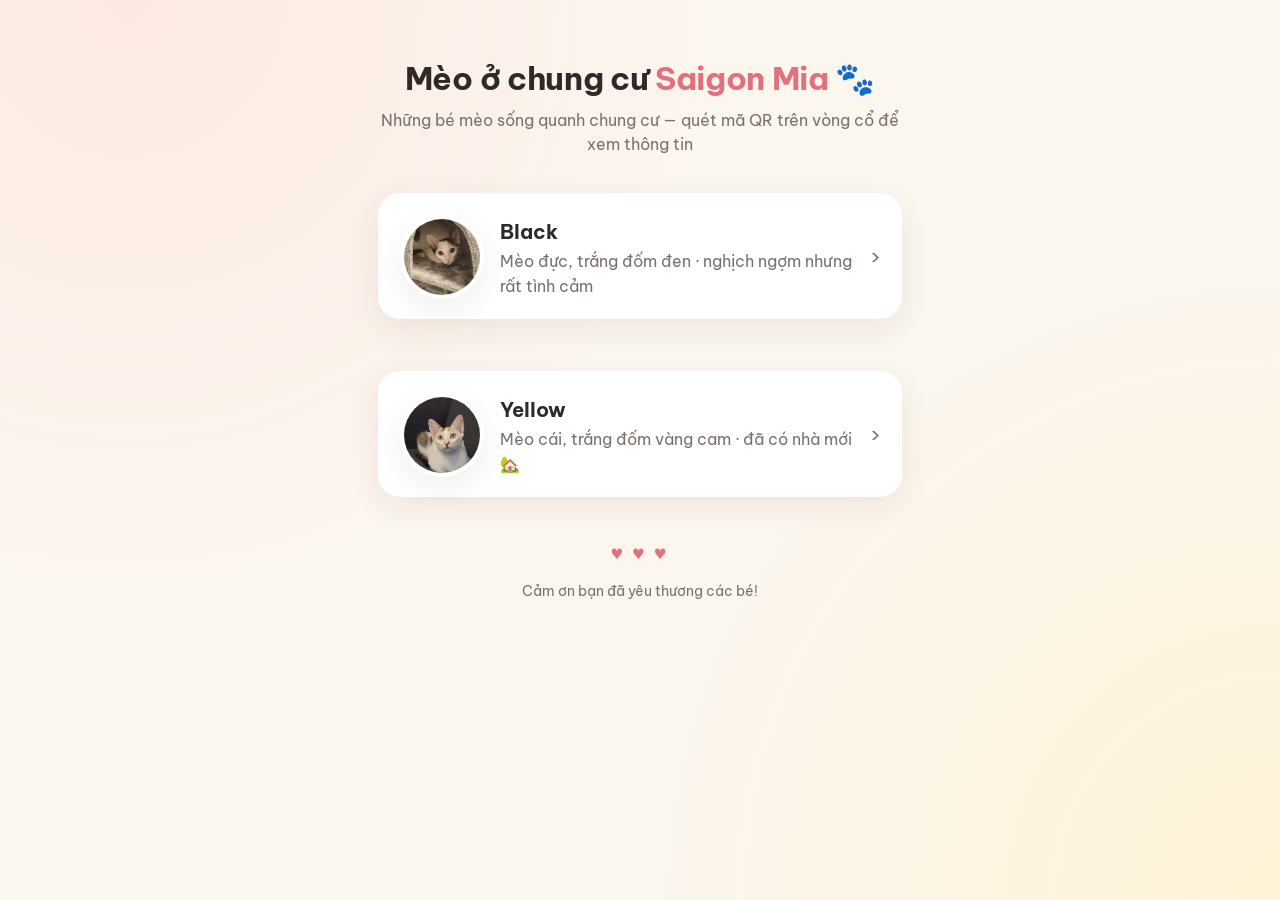
<file: index.html>
<!doctype html>
<html lang="vi">
<head>
  <meta charset="utf-8">
  <meta name="viewport" content="width=device-width, initial-scale=1">
  <title>Mèo ở chung cư Saigon Mia</title>
  <link rel="icon" href="data:image/svg+xml,<svg xmlns='http://www.w3.org/2000/svg' viewBox='0 0 100 100'><text y='.9em' font-size='90'>🐾</text></svg>">
  <link rel="preconnect" href="https://fonts.googleapis.com">
  <link rel="preconnect" href="https://fonts.gstatic.com" crossorigin>
  <link href="https://fonts.googleapis.com/css2?family=Be+Vietnam+Pro:wght@400;500;600;700&display=swap" rel="stylesheet">
  <link rel="stylesheet" href="assets/style.css">
</head>
<body>
<main>

  <section class="hero">
    <h1>Mèo ở chung cư <span class="name">Saigon Mia</span> 🐾</h1>
    <p class="tag">Những bé mèo sống quanh chung cư — quét mã QR trên vòng cổ để xem thông tin</p>
  </section>

  <div class="cats">
    <a class="card cat-link" href="black/">
      <img src="assets/black-peek.jpg" alt="Black">
      <div>
        <h2>Black</h2>
        <p>Mèo đực, trắng đốm đen · nghịch ngợm nhưng rất tình cảm</p>
      </div>
      <span class="arrow">›</span>
    </a>

    <a class="card cat-link" href="yellow/">
      <img src="assets/yellow-couch.jpg" alt="Yellow" style="object-position: center 42%">
      <div>
        <h2>Yellow</h2>
        <p>Mèo cái, trắng đốm vàng cam · đã có nhà mới 🏡</p>
      </div>
      <span class="arrow">›</span>
    </a>
  </div>

  <footer>
    <p class="hearts">♥ ♥ ♥</p>
    <p>Cảm ơn bạn đã yêu thương các bé!</p>
  </footer>

</main>
<!-- visit counter: private dashboard at https://okashira.goatcounter.com -->
<script data-goatcounter="https://okashira.goatcounter.com/count" async src="//gc.zgo.at/count.js"></script>
</body>
</html>
</file>
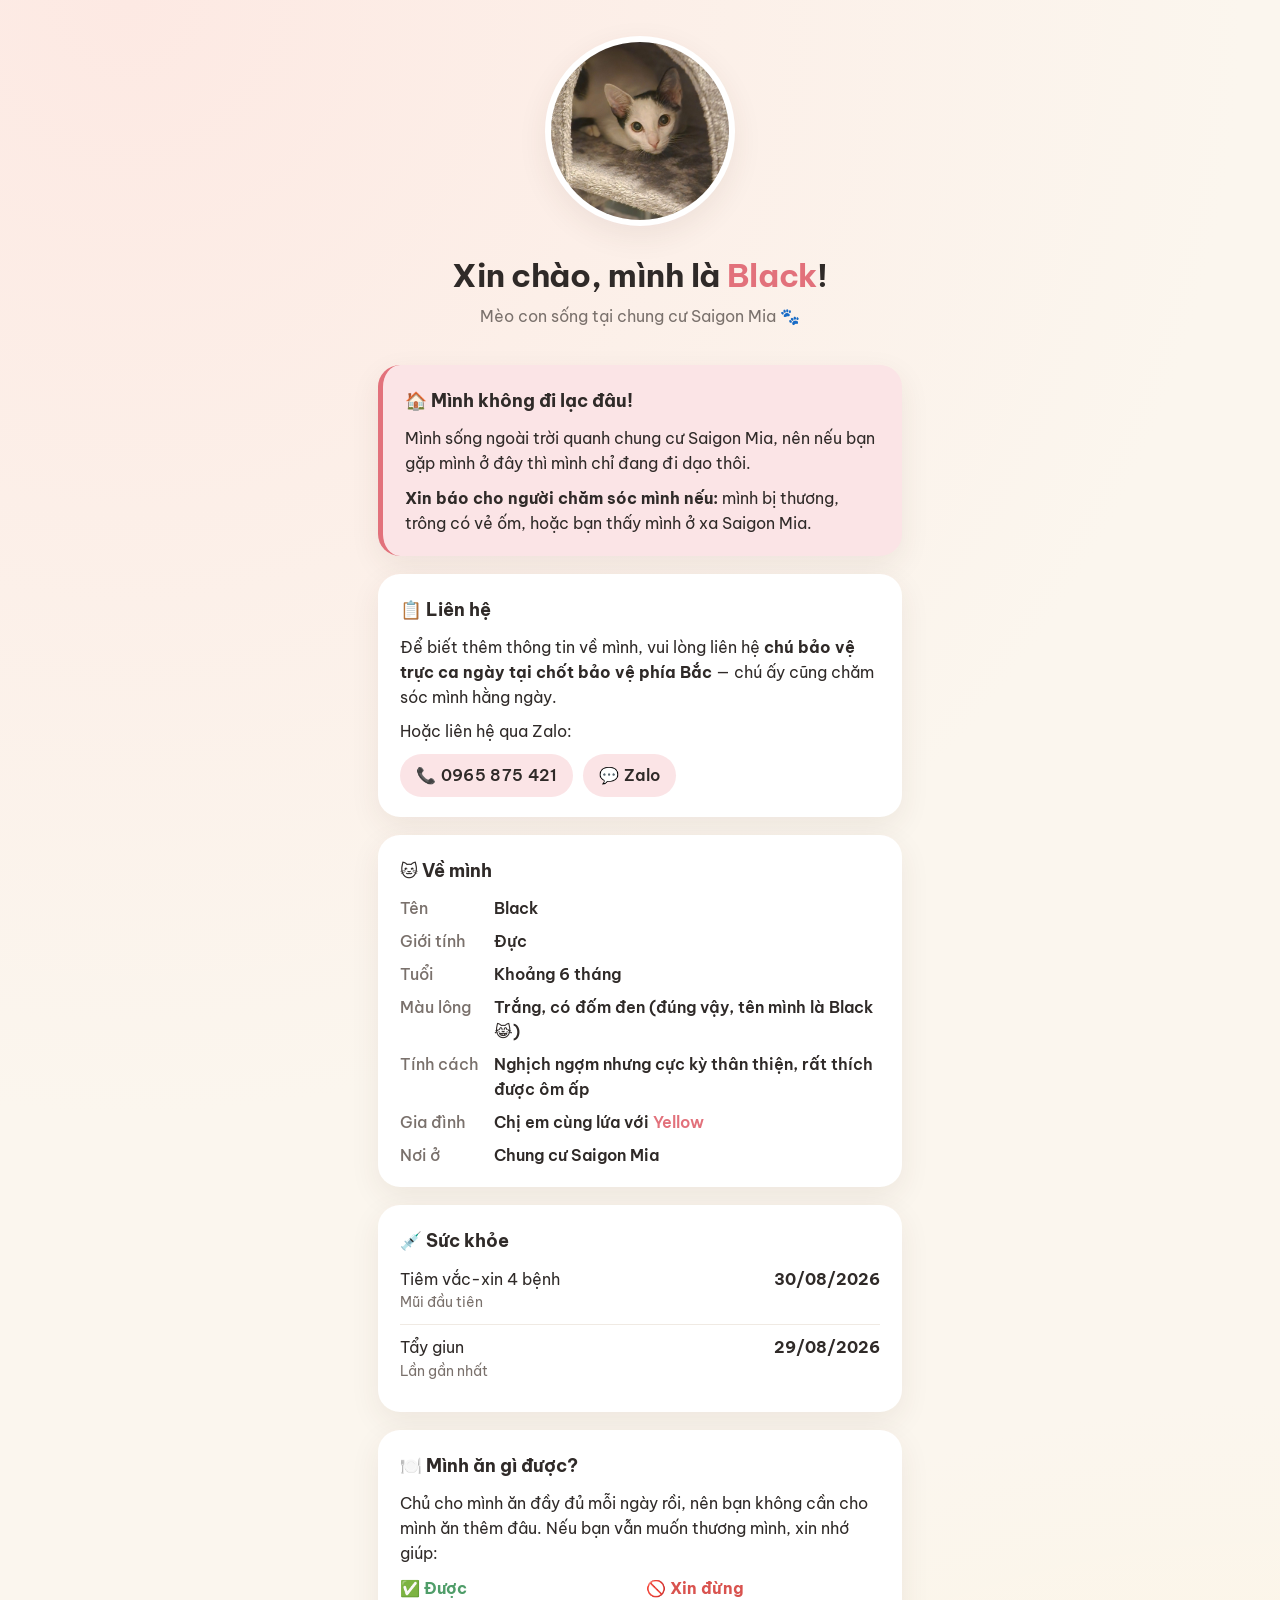
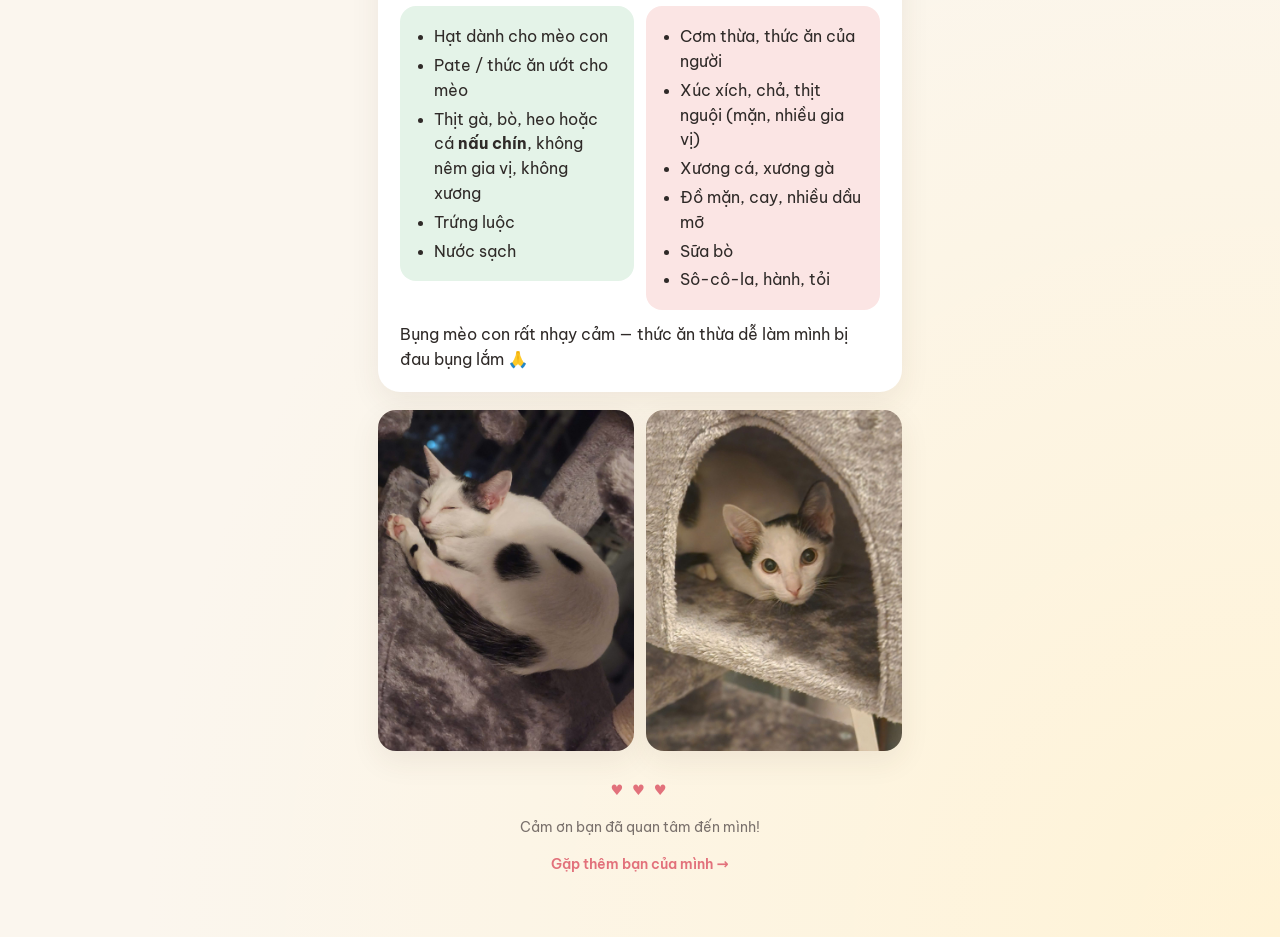
<file: black/index.html>
<!doctype html>
<html lang="vi">
<head>
  <meta charset="utf-8">
  <meta name="viewport" content="width=device-width, initial-scale=1">
  <title>Black – mèo ở Saigon Mia</title>
  <meta name="description" content="Xin chào, mình là Black! Mèo con sống ở chung cư Saigon Mia. Nếu mình bị thương hoặc đi lạc, xin gọi cho chủ mình.">
  <meta property="og:title" content="Black – mèo ở Saigon Mia">
  <meta property="og:image" content="https://liddo-kun.github.io/kitties/assets/black-peek.jpg">
  <link rel="icon" href="data:image/svg+xml,<svg xmlns='http://www.w3.org/2000/svg' viewBox='0 0 100 100'><text y='.9em' font-size='90'>🐾</text></svg>">
  <link rel="preconnect" href="https://fonts.googleapis.com">
  <link rel="preconnect" href="https://fonts.gstatic.com" crossorigin>
  <link href="https://fonts.googleapis.com/css2?family=Be+Vietnam+Pro:wght@400;500;600;700&display=swap" rel="stylesheet">
  <link rel="stylesheet" href="../assets/style.css">
</head>
<body>
<main>

  <section class="hero">
    <img class="photo" src="../assets/black-peek.jpg" alt="Black – mèo trắng có đốm đen">
    <h1>Xin chào, mình là <span class="name">Black</span>!</h1>
    <p class="tag">Mèo con sống tại chung cư Saigon Mia 🐾</p>
  </section>

  <section class="card notice">
    <h2>🏠 Mình không đi lạc đâu!</h2>
    <p>Mình sống ngoài trời quanh chung cư Saigon Mia, nên nếu bạn gặp mình ở đây thì mình chỉ đang đi dạo thôi.</p>
    <p><strong>Xin báo cho người chăm sóc mình nếu:</strong> mình bị thương, trông có vẻ ốm, hoặc bạn thấy mình ở xa Saigon Mia.</p>
  </section>

  <section class="card">
    <h2>📋 Liên hệ</h2>
    <p>Để biết thêm thông tin về mình, vui lòng liên hệ <strong>chú bảo vệ trực ca ngày tại chốt bảo vệ phía Bắc</strong> — chú ấy cũng chăm sóc mình hằng ngày.</p>
    <p>Hoặc liên hệ qua Zalo:</p>
    <div class="contact">
      <a class="pill" href="tel:0965875421">📞 0965 875 421</a>
      <a class="pill" href="https://zalo.me/0965875421">💬 Zalo</a>
    </div>
  </section>

  <section class="card">
    <h2>🐱 Về mình</h2>
    <dl class="facts">
      <dt>Tên</dt><dd>Black</dd>
      <dt>Giới tính</dt><dd>Đực</dd>
      <dt>Tuổi</dt><dd id="age">Khoảng 3 tháng</dd>
      <dt>Màu lông</dt><dd>Trắng, có đốm đen (đúng vậy, tên mình là Black 😹)</dd>
      <dt>Tính cách</dt><dd>Nghịch ngợm nhưng cực kỳ thân thiện, rất thích được ôm ấp</dd>
      <dt>Gia đình</dt><dd>Chị em cùng lứa với <a href="../yellow/">Yellow</a></dd>
      <dt>Nơi ở</dt><dd>Chung cư Saigon Mia</dd>
    </dl>
  </section>

  <section class="card">
    <h2>💉 Sức khỏe</h2>
    <ul class="health">
      <li>
        <span>Tiêm vắc-xin 4 bệnh<span class="sub">Mũi đầu tiên</span></span>
        <span class="date">30/08/2026</span>
      </li>
      <li>
        <span>Tẩy giun<span class="sub">Lần gần nhất</span></span>
        <span class="date">29/08/2026</span>
      </li>
    </ul>
  </section>

  <section class="card">
    <h2>🍽️ Mình ăn gì được?</h2>
    <p>Chủ cho mình ăn đầy đủ mỗi ngày rồi, nên bạn không cần cho mình ăn thêm đâu. Nếu bạn vẫn muốn thương mình, xin nhớ giúp:</p>
    <div class="food">
      <div>
        <p class="label ok">✅ Được</p>
        <ul class="ok">
          <li>Hạt dành cho mèo con</li>
          <li>Pate / thức ăn ướt cho mèo</li>
          <li>Thịt gà, bò, heo hoặc cá <strong>nấu chín</strong>, không nêm gia vị, không xương</li>
          <li>Trứng luộc</li>
          <li>Nước sạch</li>
        </ul>
      </div>
      <div>
        <p class="label no">🚫 Xin đừng</p>
        <ul class="no">
          <li>Cơm thừa, thức ăn của người</li>
          <li>Xúc xích, chả, thịt nguội (mặn, nhiều gia vị)</li>
          <li>Xương cá, xương gà</li>
          <li>Đồ mặn, cay, nhiều dầu mỡ</li>
          <li>Sữa bò</li>
          <li>Sô-cô-la, hành, tỏi</li>
        </ul>
      </div>
    </div>
    <p style="margin-top:12px">Bụng mèo con rất nhạy cảm — thức ăn thừa dễ làm mình bị đau bụng lắm 🙏</p>
  </section>

  <div class="gallery">
    <img src="../assets/black-sleep.jpg" alt="Black đang ngủ cuộn tròn" loading="lazy">
    <img src="../assets/black-peek.jpg" alt="Black ló đầu ra khỏi nhà mèo" loading="lazy">
  </div>

  <footer>
    <p class="hearts">♥ ♥ ♥</p>
    <p>Cảm ơn bạn đã quan tâm đến mình!</p>
    <p><a href="../">Gặp thêm bạn của mình →</a></p>
  </footer>

</main>

<script>
  // Black's exact birthday is unknown; he was ~3.3 months old on 2 Sep 2026.
  (function () {
    var born = new Date(2026, 4, 24); // approx. 24 May 2026
    var now = new Date();
    var months = (now.getFullYear() - born.getFullYear()) * 12 + (now.getMonth() - born.getMonth());
    if (now.getDate() < born.getDate()) months--;
    if (months < 0) return;
    var text;
    if (months < 24) {
      text = 'Khoảng ' + Math.max(months, 1) + ' tháng';
    } else {
      var y = Math.floor(months / 12), m = months % 12;
      text = 'Khoảng ' + y + ' tuổi' + (m ? ' ' + m + ' tháng' : '');
    }
    document.getElementById('age').textContent = text;
  })();
</script>
<!-- visit counter: private dashboard at https://okashira.goatcounter.com -->
<script data-goatcounter="https://okashira.goatcounter.com/count" async src="//gc.zgo.at/count.js"></script>
</body>
</html>
</file>
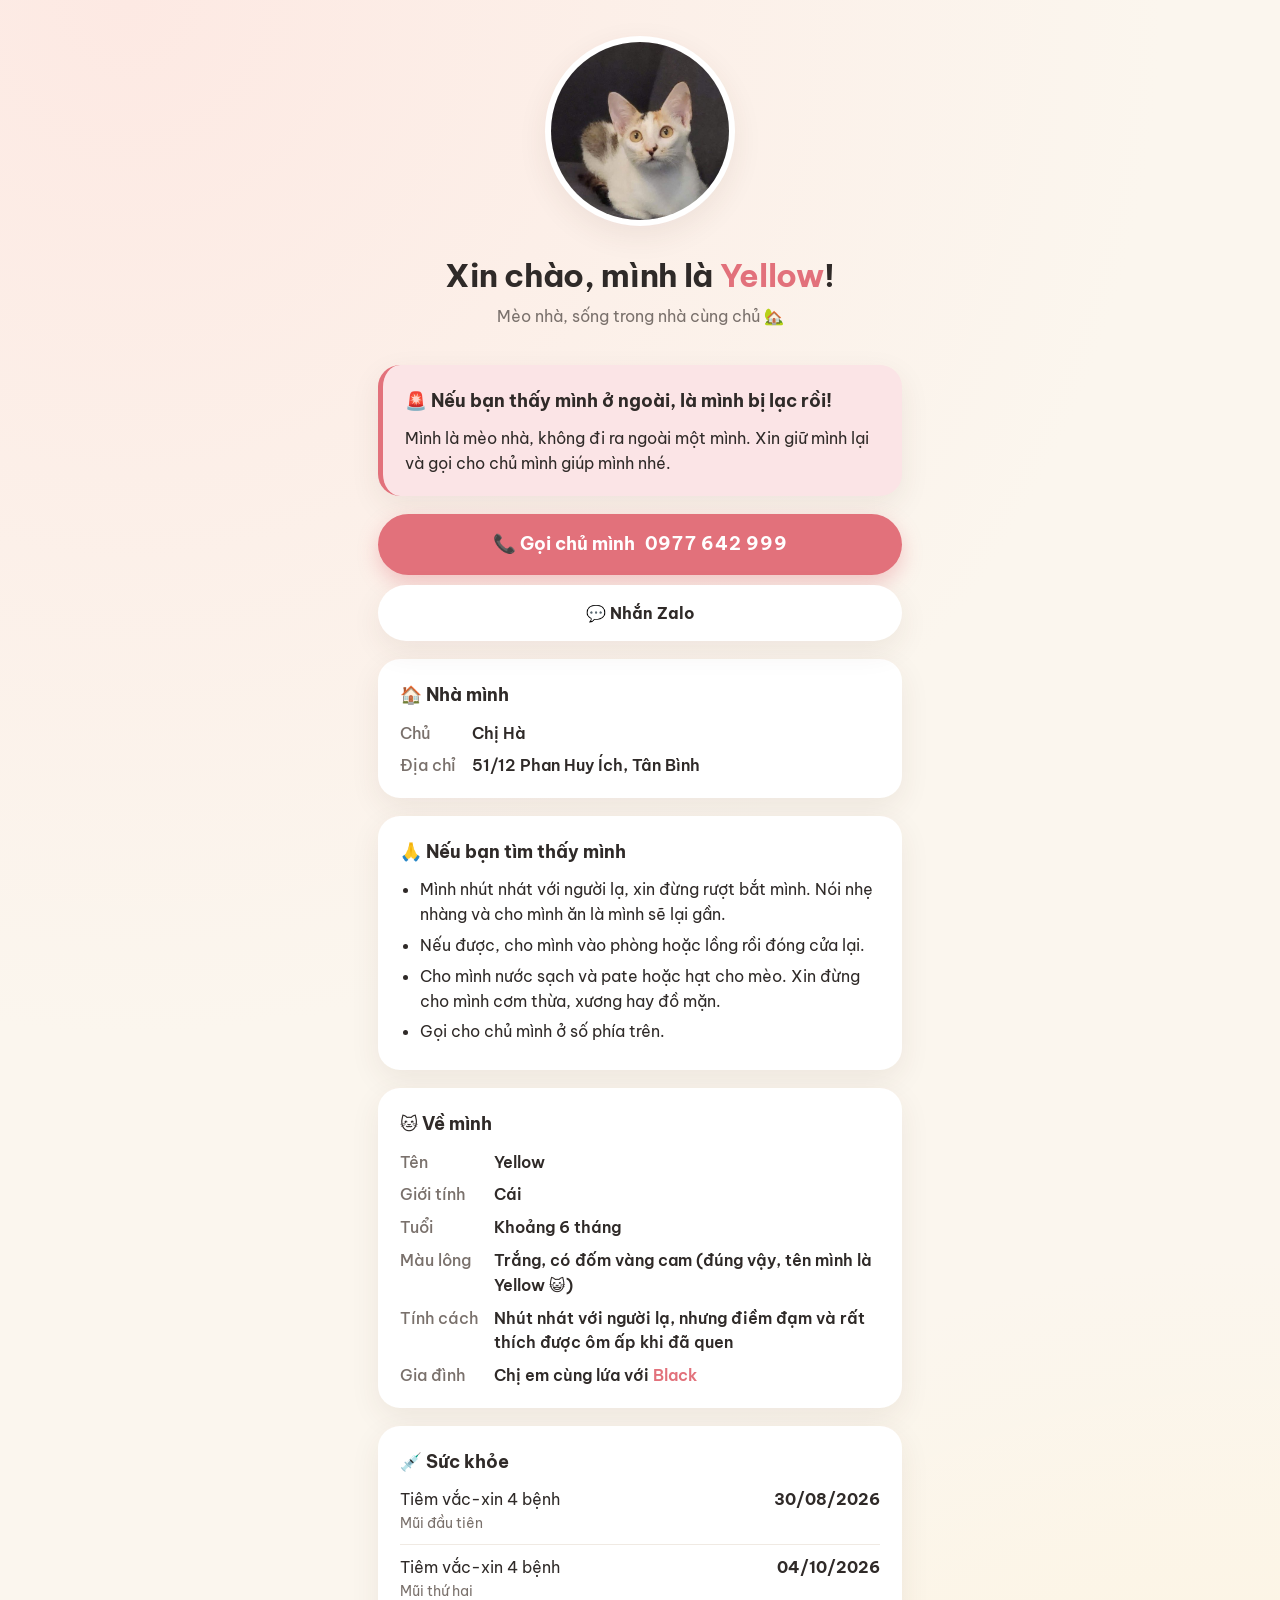
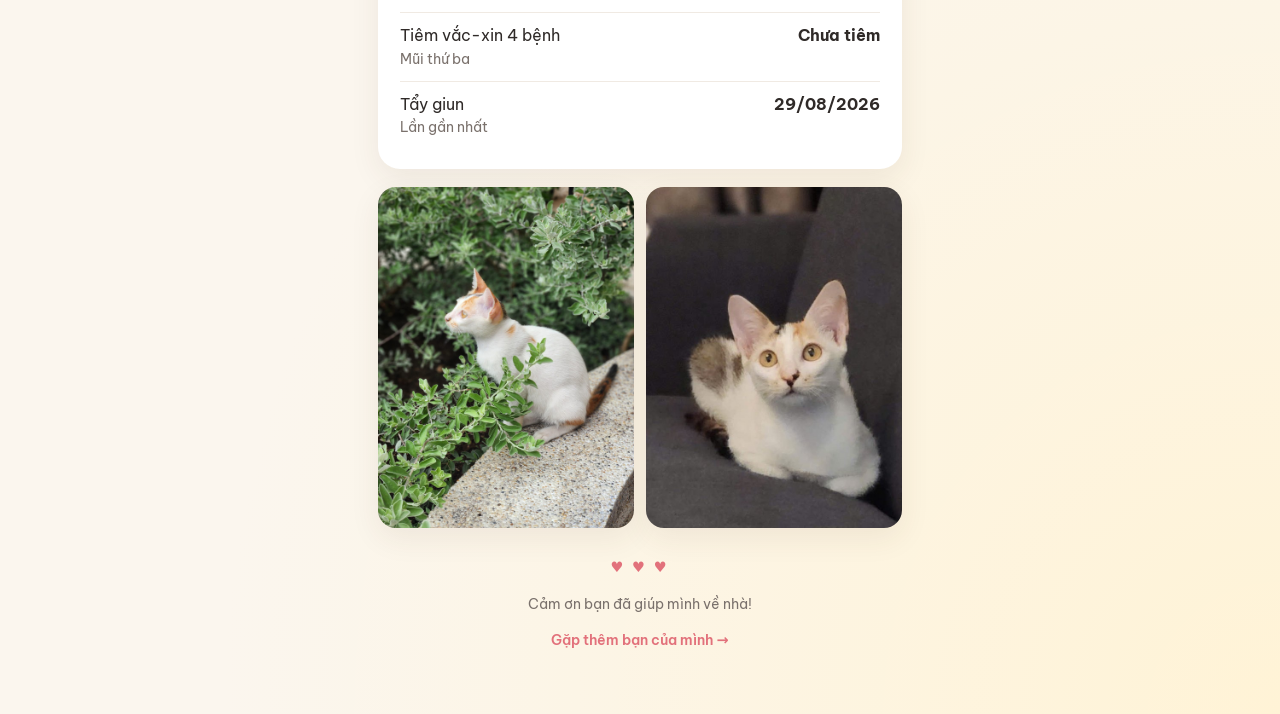
<file: yellow/index.html>
<!doctype html>
<html lang="vi">
<head>
  <meta charset="utf-8">
  <meta name="viewport" content="width=device-width, initial-scale=1">
  <title>Yellow – nếu bạn thấy mình, xin gọi chủ mình</title>
  <meta name="description" content="Xin chào, mình là Yellow! Mình là mèo nhà. Nếu bạn thấy mình ở ngoài, là mình bị lạc rồi, xin gọi cho chủ mình.">
  <meta property="og:title" content="Yellow – mèo nhà">
  <meta property="og:image" content="https://liddo-kun.github.io/kitties/assets/yellow-couch.jpg">
  <link rel="icon" href="data:image/svg+xml,<svg xmlns='http://www.w3.org/2000/svg' viewBox='0 0 100 100'><text y='.9em' font-size='90'>🐾</text></svg>">
  <link rel="preconnect" href="https://fonts.googleapis.com">
  <link rel="preconnect" href="https://fonts.gstatic.com" crossorigin>
  <link href="https://fonts.googleapis.com/css2?family=Be+Vietnam+Pro:wght@400;500;600;700&display=swap" rel="stylesheet">
  <link rel="stylesheet" href="../assets/style.css">
</head>
<body>
<main>

  <section class="hero">
    <img class="photo" src="../assets/yellow-couch.jpg" alt="Yellow – mèo trắng đốm vàng cam" style="object-position: center 42%">
    <h1>Xin chào, mình là <span class="name">Yellow</span>!</h1>
    <p class="tag">Mèo nhà, sống trong nhà cùng chủ 🏡</p>
  </section>

  <section class="card notice">
    <h2>🚨 Nếu bạn thấy mình ở ngoài, là mình bị lạc rồi!</h2>
    <p>Mình là mèo nhà, không đi ra ngoài một mình. Xin giữ mình lại và gọi cho chủ mình giúp mình nhé.</p>
  </section>

  <div class="call">
    <a class="btn" href="tel:0977642999">📞 Gọi chủ mình <span class="num">0977 642 999</span></a>
    <a class="btn secondary" href="https://zalo.me/0977642999">💬 Nhắn Zalo</a>
  </div>

  <section class="card">
    <h2>🏠 Nhà mình</h2>
    <dl class="facts">
      <dt>Chủ</dt><dd>Chị Hà</dd>
      <dt>Địa chỉ</dt><dd>51/12 Phan Huy Ích, Tân Bình</dd>
    </dl>
  </section>

  <section class="card">
    <h2>🙏 Nếu bạn tìm thấy mình</h2>
    <ul>
      <li>Mình nhút nhát với người lạ, xin đừng rượt bắt mình. Nói nhẹ nhàng và cho mình ăn là mình sẽ lại gần.</li>
      <li>Nếu được, cho mình vào phòng hoặc lồng rồi đóng cửa lại.</li>
      <li>Cho mình nước sạch và pate hoặc hạt cho mèo. Xin đừng cho mình cơm thừa, xương hay đồ mặn.</li>
      <li>Gọi cho chủ mình ở số phía trên.</li>
    </ul>
  </section>

  <section class="card">
    <h2>🐱 Về mình</h2>
    <dl class="facts">
      <dt>Tên</dt><dd>Yellow</dd>
      <dt>Giới tính</dt><dd>Cái</dd>
      <dt>Tuổi</dt><dd id="age">Khoảng 6 tháng</dd>
      <dt>Màu lông</dt><dd>Trắng, có đốm vàng cam (đúng vậy, tên mình là Yellow 😺)</dd>
      <dt>Tính cách</dt><dd>Nhút nhát với người lạ, nhưng điềm đạm và rất thích được ôm ấp khi đã quen</dd>
      <dt>Gia đình</dt><dd>Chị em cùng lứa với <a href="../black/">Black</a></dd>
    </dl>
  </section>

  <section class="card">
    <h2>💉 Sức khỏe</h2>
    <ul class="health">
      <li>
        <span>Tiêm vắc-xin 4 bệnh<span class="sub">Mũi đầu tiên</span></span>
        <span class="date">30/08/2026</span>
      </li>
      <li>
        <span>Tiêm vắc-xin 4 bệnh<span class="sub">Mũi thứ hai</span></span>
        <span class="date">04/10/2026</span>
      </li>
      <li>
        <span>Tiêm vắc-xin 4 bệnh<span class="sub">Mũi thứ ba</span></span>
        <span class="date">Chưa tiêm</span>
      </li>
      <li>
        <span>Tẩy giun<span class="sub">Lần gần nhất</span></span>
        <span class="date">29/08/2026</span>
      </li>
    </ul>
  </section>

  <div class="gallery">
    <img src="../assets/yellow-garden.jpg" alt="Yellow ngồi rình trong vườn" loading="lazy">
    <img src="../assets/yellow-couch.jpg" alt="Yellow trên ghế sofa" loading="lazy">
  </div>

  <footer>
    <p class="hearts">♥ ♥ ♥</p>
    <p>Cảm ơn bạn đã giúp mình về nhà!</p>
    <p><a href="../">Gặp thêm bạn của mình →</a></p>
  </footer>

</main>

<script>
  // Yellow's exact birthday is unknown; about 6 months old on 22 Nov 2026.
  (function () {
    var born = new Date(2026, 4, 15); // approx. mid-May 2026 (6 months on 22 Nov 2026)
    var now = new Date();
    var months = (now.getFullYear() - born.getFullYear()) * 12 + (now.getMonth() - born.getMonth());
    if (now.getDate() < born.getDate()) months--;
    if (months < 0) return;
    var text;
    if (months < 24) {
      text = 'Khoảng ' + Math.max(months, 1) + ' tháng';
    } else {
      var y = Math.floor(months / 12), m = months % 12;
      text = 'Khoảng ' + y + ' tuổi' + (m ? ' ' + m + ' tháng' : '');
    }
    document.getElementById('age').textContent = text;
  })();
</script>
<!-- visit counter: private dashboard at https://okashira.goatcounter.com -->
<script data-goatcounter="https://okashira.goatcounter.com/count" async src="//gc.zgo.at/count.js"></script>
</body>
</html>
</file>
<file: assets/style.css>
:root {
  --bg: #fbf6ee;
  --card: #ffffff;
  --ink: #2f2a28;
  --muted: #7a716c;
  --accent: #e2717b;
  --accent-soft: #fbe4e6;
  --ok: #4f9d69;
  --ok-soft: #e4f3e8;
  --no: #d9534f;
  --no-soft: #fbe5e4;
  --radius: 22px;
  --shadow: 0 10px 30px rgba(80, 50, 40, 0.08);
}

* { box-sizing: border-box; }

html { -webkit-text-size-adjust: 100%; }

body {
  margin: 0;
  background: var(--bg);
  background-image:
    radial-gradient(circle at 10% 0%, #fde9e3 0, transparent 40%),
    radial-gradient(circle at 100% 100%, #fff3d6 0, transparent 40%);
  color: var(--ink);
  font-family: "Be Vietnam Pro", system-ui, -apple-system, "Segoe UI", Roboto, sans-serif;
  line-height: 1.55;
  min-height: 100vh;
}

main {
  max-width: 560px;
  margin: 0 auto;
  padding: 28px 18px 48px;
}

/* ---------- hero ---------- */
.hero { text-align: center; padding: 8px 0 18px; }

.hero .photo {
  width: 190px;
  height: 190px;
  border-radius: 50%;
  object-fit: cover;
  object-position: center 40%;
  border: 6px solid #fff;
  box-shadow: var(--shadow);
  background: #eee;
}

.hero h1 {
  font-size: 2rem;
  margin: 18px 0 4px;
  letter-spacing: -0.01em;
}

.hero h1 .name { color: var(--accent); }

.hero .tag { color: var(--muted); margin: 0; font-size: 1rem; }

/* ---------- call button ---------- */
.call {
  display: flex;
  flex-direction: column;
  gap: 10px;
  margin: 18px 0 8px;
}

.btn {
  display: flex;
  align-items: center;
  justify-content: center;
  gap: 10px;
  padding: 16px 20px;
  border-radius: 999px;
  font-weight: 700;
  font-size: 1.15rem;
  text-decoration: none;
  color: #fff;
  background: var(--accent);
  box-shadow: 0 8px 20px rgba(226, 113, 123, 0.35);
  transition: transform .12s ease;
}

.btn:active { transform: scale(.98); }

.btn.secondary {
  background: #fff;
  color: var(--ink);
  box-shadow: var(--shadow);
  font-size: 1rem;
}

.btn .num { letter-spacing: .04em; }

/* small contact pills (less prominent than .btn) */
.contact { display: flex; flex-wrap: wrap; gap: 10px; margin-top: 4px; }

.pill {
  display: inline-flex;
  align-items: center;
  gap: 6px;
  padding: 9px 16px;
  border-radius: 999px;
  background: var(--accent-soft);
  color: var(--ink);
  font-weight: 600;
  text-decoration: none;
  letter-spacing: .02em;
}

/* ---------- cards ---------- */
.card {
  background: var(--card);
  border-radius: var(--radius);
  box-shadow: var(--shadow);
  padding: 22px 22px 20px;
  margin: 18px 0;
}

.card h2 {
  margin: 0 0 12px;
  font-size: 1.1rem;
  display: flex;
  align-items: center;
  gap: 8px;
}

.card p { margin: 0 0 10px; }
.card p:last-child { margin-bottom: 0; }

.notice {
  background: var(--accent-soft);
  border-left: 5px solid var(--accent);
}

/* definition list for facts */
.facts {
  display: grid;
  grid-template-columns: max-content 1fr;
  gap: 8px 16px;
  margin: 0;
}

.facts dt { color: var(--muted); font-weight: 500; }
.facts dd { margin: 0; font-weight: 600; }
.facts a { color: var(--accent); text-decoration: none; }

/* health rows */
.health { list-style: none; margin: 0; padding: 0; }

.health li {
  display: flex;
  justify-content: space-between;
  align-items: baseline;
  gap: 12px;
  padding: 10px 0;
  border-top: 1px solid #f0eae3;
}

.health li:first-child { border-top: 0; padding-top: 0; }
.health .date { font-weight: 700; white-space: nowrap; }
.health .sub { display: block; color: var(--muted); font-size: .9rem; }

/* food lists */
.food { display: grid; gap: 12px; }

@media (min-width: 480px) { .food { grid-template-columns: 1fr 1fr; } }

.food ul {
  margin: 0;
  padding: 14px 16px 14px 34px;
  border-radius: 16px;
}

.food ul.ok { background: var(--ok-soft); }
.food ul.no { background: var(--no-soft); }
.food li { margin: 4px 0; }
.food li::marker { font-size: .9em; }
.food .label { font-weight: 700; margin: 0 0 6px; }
.food .ok + .label, .food .label.ok { color: var(--ok); }
.food .label.no { color: var(--no); }

/* gallery */
.gallery { display: grid; grid-template-columns: 1fr 1fr; gap: 12px; margin: 18px 0; }

.gallery img {
  width: 100%;
  aspect-ratio: 3 / 4;
  object-fit: cover;
  border-radius: 18px;
  box-shadow: var(--shadow);
  background: #eee;
}

/* footer */
footer {
  text-align: center;
  color: var(--muted);
  font-size: .9rem;
  margin-top: 28px;
}

footer a { color: var(--accent); text-decoration: none; font-weight: 600; }
footer .hearts { color: var(--accent); letter-spacing: .2em; }

/* ---------- index page ---------- */
.cats { display: grid; gap: 16px; }

.cat-link {
  display: flex;
  align-items: center;
  gap: 16px;
  text-decoration: none;
  color: inherit;
}

.cat-link img, .cat-link .placeholder {
  width: 84px;
  height: 84px;
  border-radius: 50%;
  object-fit: cover;
  flex: none;
  border: 4px solid #fff;
  box-shadow: var(--shadow);
}

.cat-link .placeholder {
  display: grid;
  place-items: center;
  background: #fff3d6;
  font-size: 2rem;
}

.cat-link h2 { margin: 0 0 2px; font-size: 1.25rem; }
.cat-link p { margin: 0; color: var(--muted); }
.cat-link .arrow { margin-left: auto; color: var(--muted); font-size: 1.4rem; }

/* plain bullet lists inside cards */
.card > ul:not(.health) { margin: 0; padding-left: 20px; }
.card > ul:not(.health) li { margin: 6px 0; }
</file>
